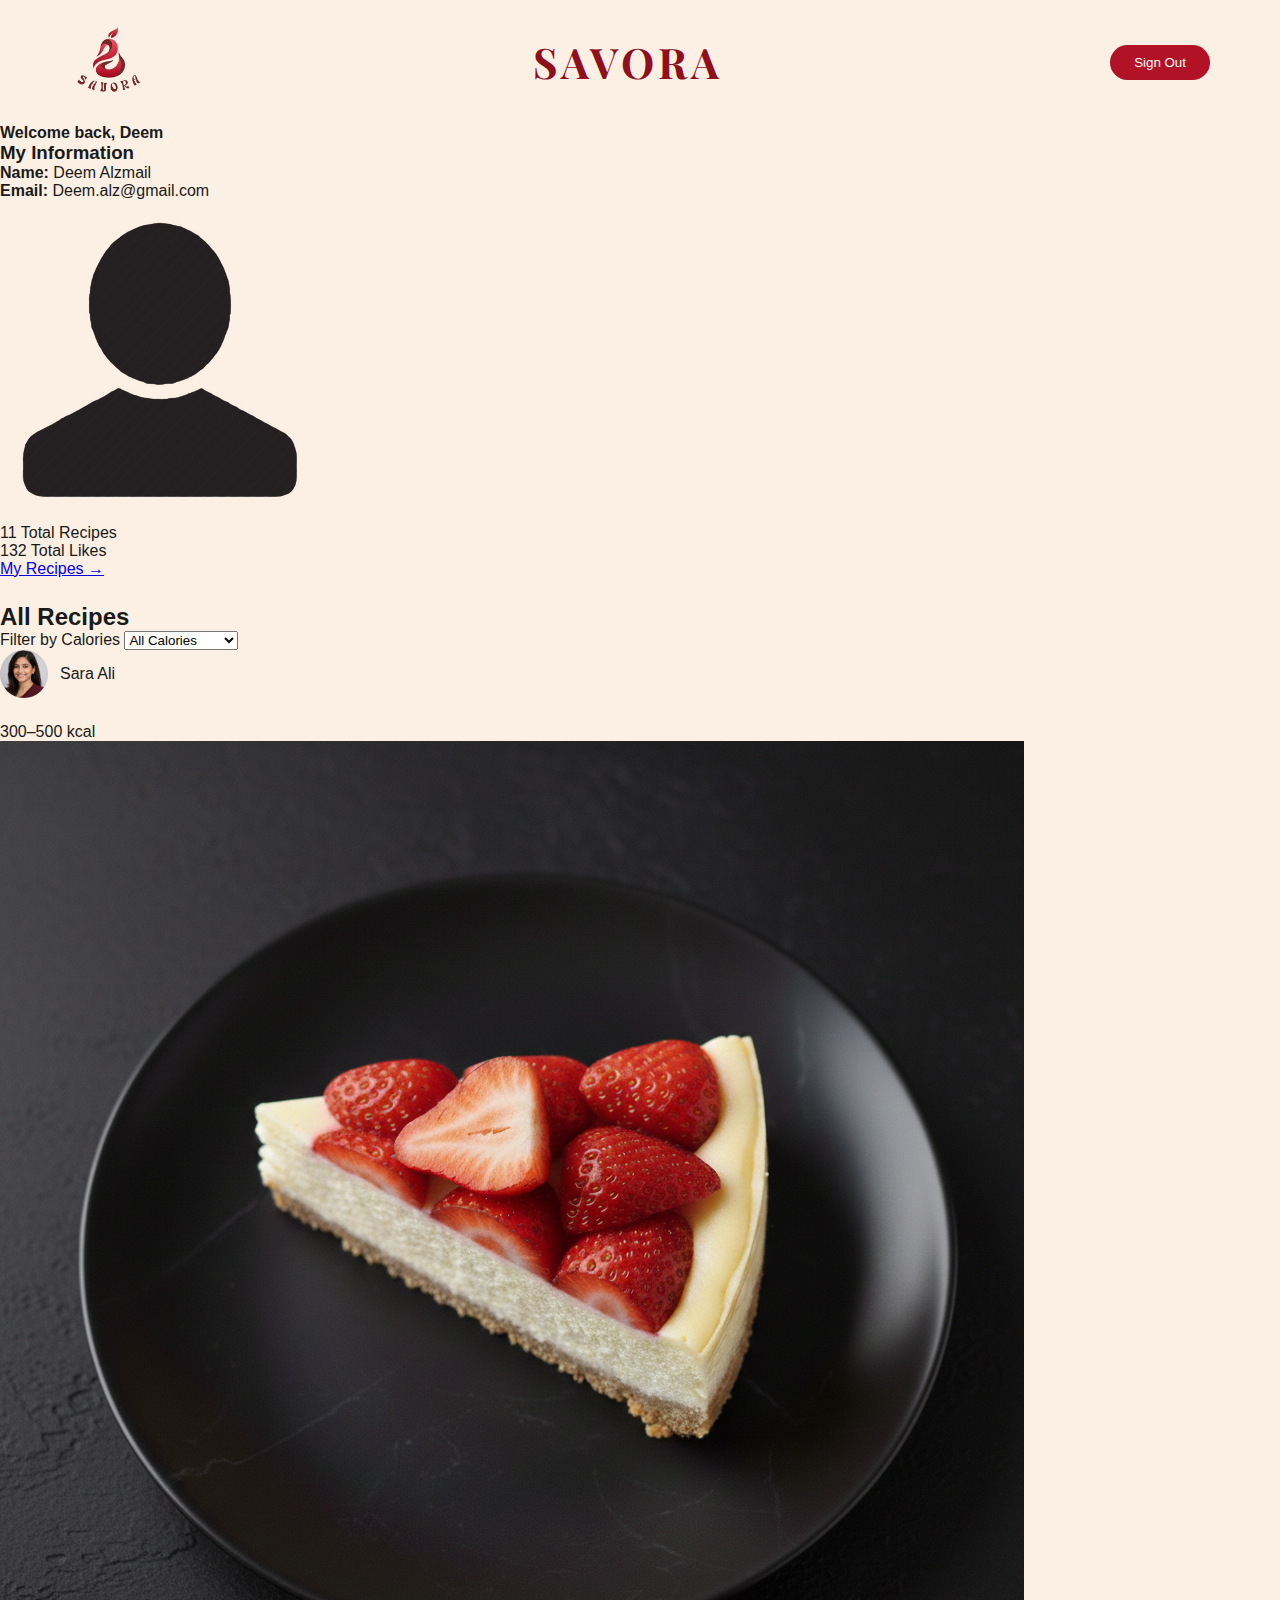
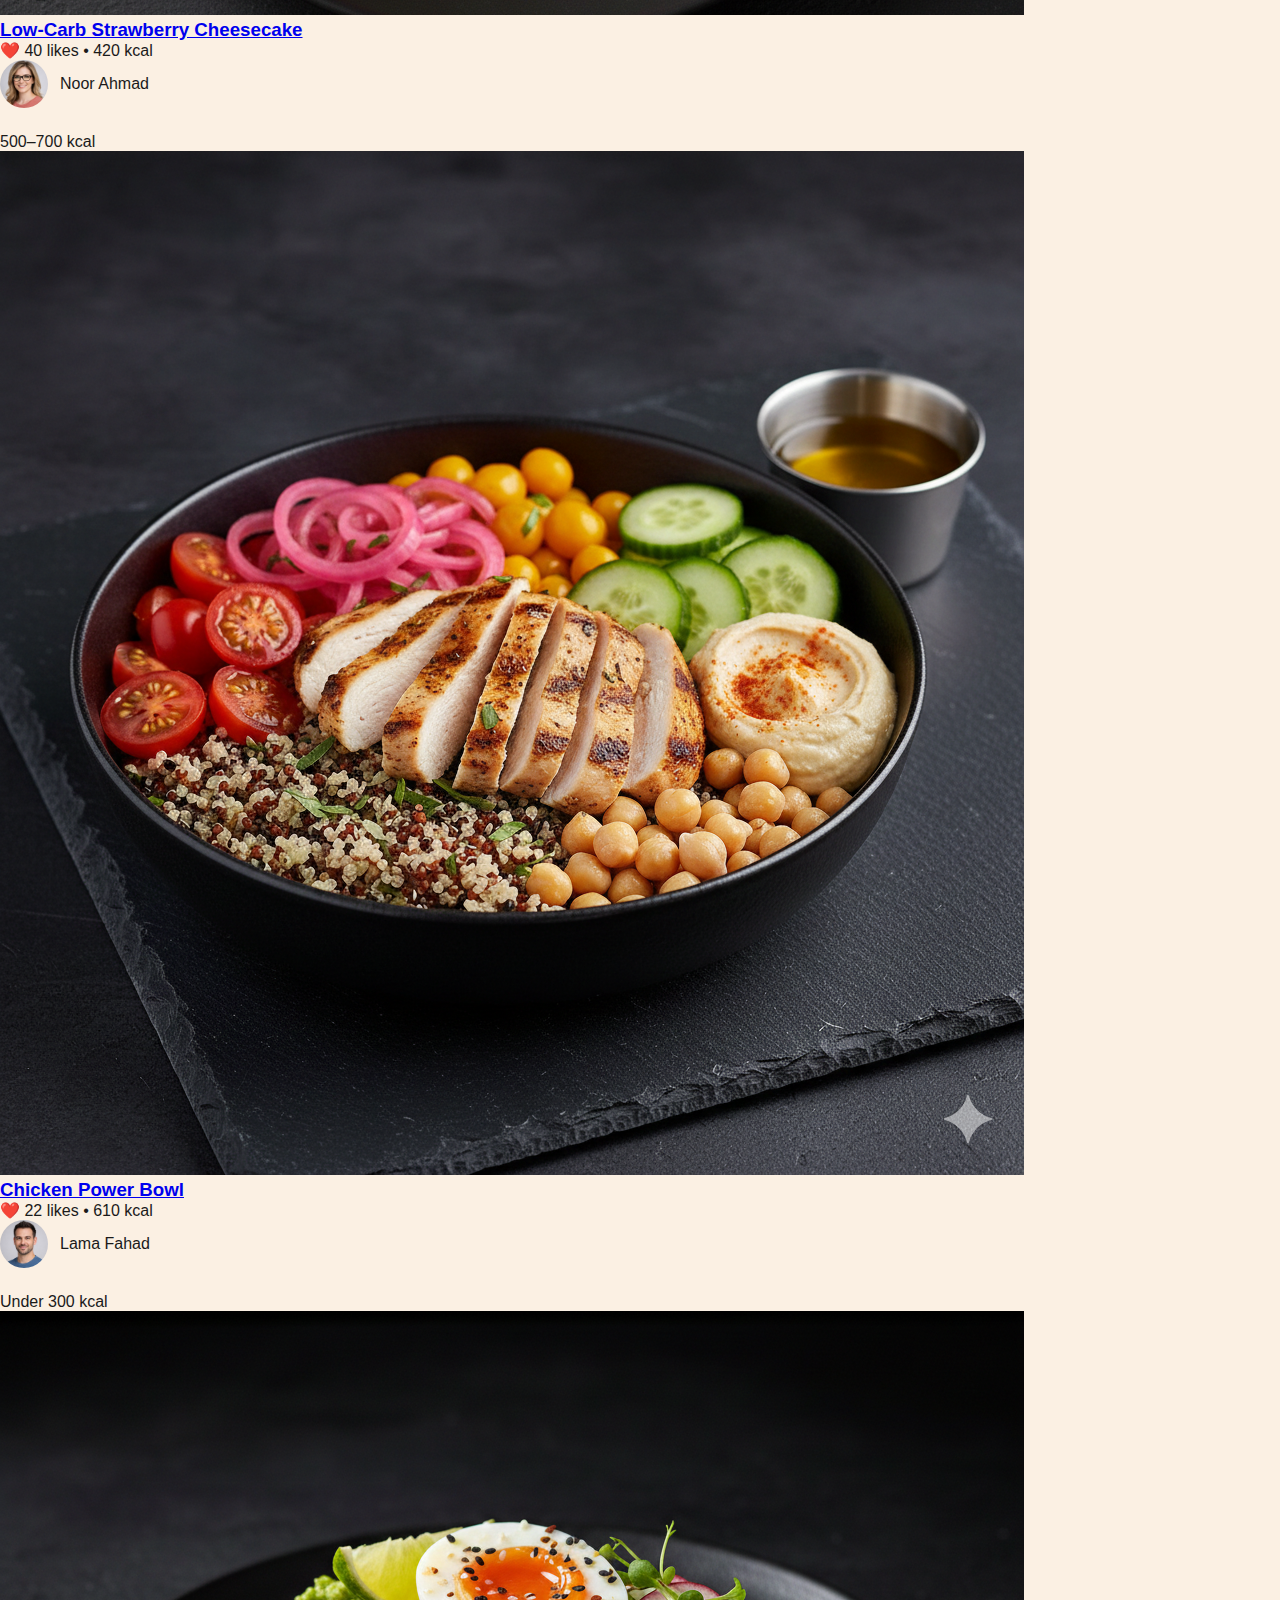
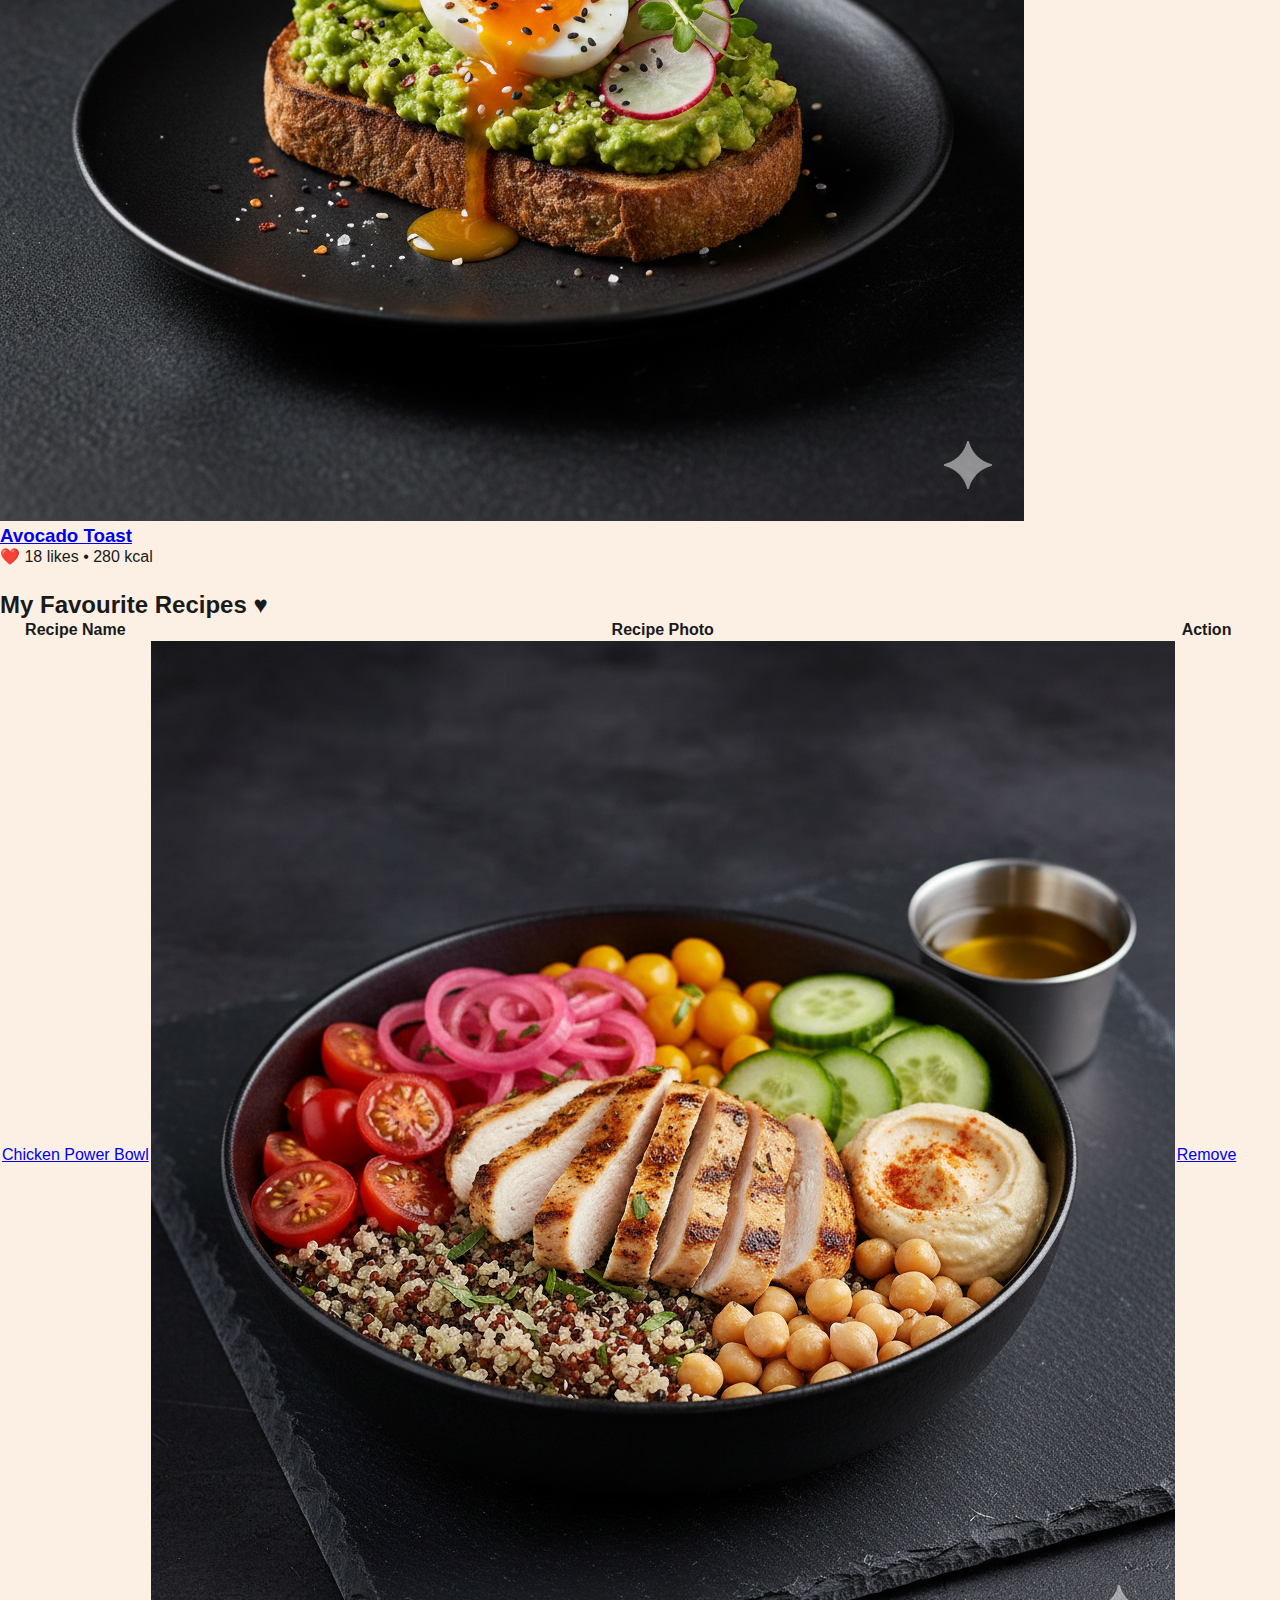
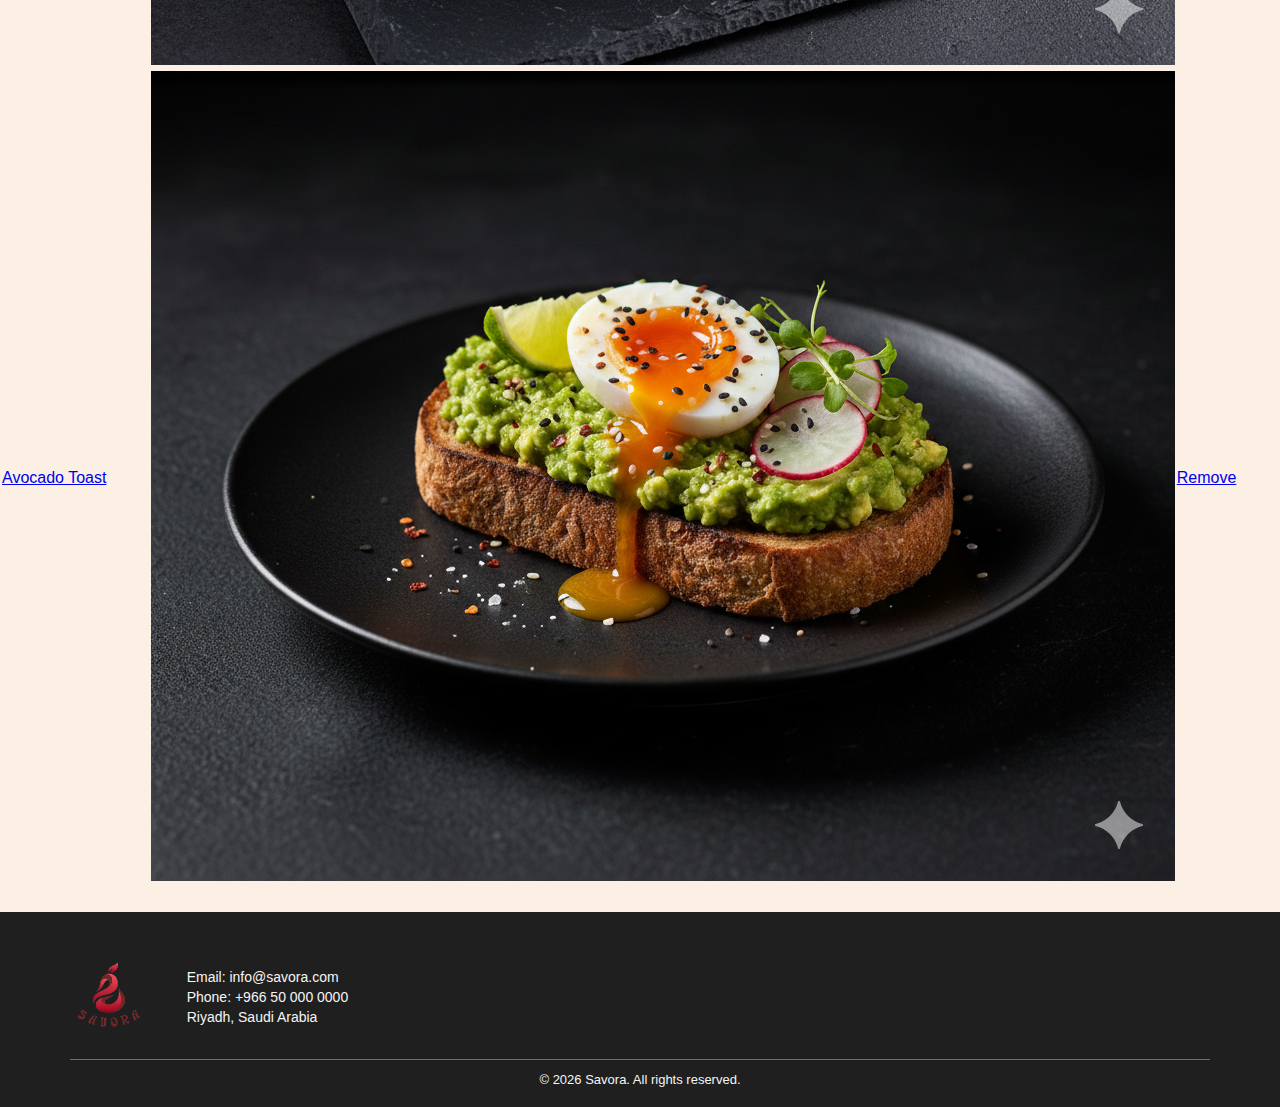
<file: index.html>
<!DOCTYPE html>
<html lang="en" dir="ltr">
<head>
  <meta charset="UTF-8">
  <title>Savora</title>

  <link href="https://fonts.googleapis.com/css2?family=Playfair+Display:wght@600&display=swap" rel="stylesheet">
  <link rel="stylesheet" href="style.css">
</head>

<body>

  <!-- Header: Logo + Site Name + Sign Out -->
  <header class="main-header">
    <img src="image/logo.png" alt="Savora Logo" class="logo">
    <h1 class="Savora-name">SAVORA</h1>
    <button class="signout-btn" type="button">Sign Out</button>
  </header>

  <main class="page-content">

    <!-- Welcome Banner -->
    <div class="welcome-banner">
      <p><b>Welcome back, <span class="user-name">Deem</span></b></p>
    </div>

    <!-- User Summary: User Info + Stats + My Recipes Link -->
    <section class="user-summary">
      <div class="user-top">
        <div class="user-info">
          <h3>My Information</h3>
          <p><strong>Name:</strong> Deem Alzmail</p>
          <p><strong>Email:</strong> Deem.alz@gmail.com</p>
        </div>

        <img src="image/default-account-icon.png" alt="User photo" class="user-photo">
      </div>

      <div class="user-bottom">
        <div class="stats">
          <div class="stat">
            <span class="num">11</span>
            <span>Total Recipes</span>
          </div>
          <div class="stat">
            <span class="num">132</span>
            <span>Total Likes</span>
          </div>
        </div>

        <a href="my-recipes.html" class="my-recipes-link">My Recipes →</a>
      </div>
    </section>

    <!-- Recipes Section: Title + Calories Filter + Feed -->
    <!-- Recipes Section -->
<section class="feed-wrap">

  <div class="feed-header">
    <h2 class="feed-title">All Recipes</h2>

    <div class="calorie-filter">
      <label for="calories">Filter by Calories</label>
      <select id="calories" name="calories">
        <option>All Calories</option>
        <option>Under 300 kcal</option>
        <option>300 – 500 kcal</option>
        <option>500 – 700 kcal</option>
        <option>Above 700 kcal</option>
      </select>
    </div>
  </div>

  <!-- Recipes Grid -->
  <div class="recipes-feed">

    <article class="recipe-post">
      <div class="post-head">
        <div class="creator">
          <img src="image/user1.png" class="creator-img" alt="Creator photo">
          <span class="creator-name">Sara Ali</span>
        </div>
        <span class="kcal-pill">300–500 kcal</span>
      </div>

      <img src="image/Low-Carb-Strawberry-Cheesecake.png" class="post-img" alt="Low-Carb Strawberry Cheesecake">

      <div class="post-body">
        <h3 class="recipe-name">
          <a href="recipe-lowcarb-cheesecake.html" class="recipe-link">
            Low-Carb Strawberry Cheesecake
          </a>
        </h3>
        <p class="meta">❤️ 40 likes • 420 kcal</p>
      </div>
    </article>

    <article class="recipe-post">
      <div class="post-head">
        <div class="creator">
          <img src="image/user2.png" class="creator-img" alt="Creator photo">
          <span class="creator-name">Noor Ahmad</span>
        </div>
        <span class="kcal-pill">500–700 kcal</span>
      </div>

      <img src="image/Chicken-Power-Bowl.png" class="post-img" alt="Chicken Power Bowl">

      <div class="post-body">
        <h3 class="recipe-name">
          <a href="recipe-chicken-power-bowl.html" class="recipe-link">
            Chicken Power Bowl
          </a>
        </h3>
        <p class="meta">❤️ 22 likes • 610 kcal</p>
      </div>
    </article>

    <article class="recipe-post">
      <div class="post-head">
        <div class="creator">
          <img src="image/user3.png" class="creator-img" alt="Creator photo">
          <span class="creator-name">Lama Fahad</span>
        </div>
        <span class="kcal-pill">Under 300 kcal</span>
      </div>

      <img src="image/Avocado-Toast.png" class="post-img" alt="Avocado Toast">

      <div class="post-body">
        <h3 class="recipe-name">
          <a href="recipe-avocado-toast.html" class="recipe-link">
            Avocado Toast
          </a>
        </h3>
        <p class="meta">❤️ 18 likes • 280 kcal</p>
      </div>
    </article>

  </div>
</section>

    <!-- Favourite Recipes: Normal Table -->
    <section class="fav-section">
      <h2 class="fav-title">My Favourite Recipes ♥</h2>

      <div class="fav-table-wrap">
        <table class="fav-table">
          <thead>
            <tr>
              <th>Recipe Name</th>
              <th>Recipe Photo</th>
              <th>Action</th>
            </tr>
          </thead>

          <tbody>
            <tr>
              <td><a href="recipe-chicken-power-bowl.html" class="recipe-link">Chicken Power Bowl</a></td>
              <td><img src="image/Chicken-Power-Bowl.png" alt="Chicken Power Bowl" class="table-img"></td>
              <td><a href="#" class="remove-link">Remove</a></td>
            </tr>

            <tr>
              <td><a href="recipe-avocado-toast.html" class="recipe-link">Avocado Toast</a></td>
              <td><img src="image/Avocado-Toast.png" alt="Avocado Toast" class="table-img"></td>
              <td><a href="#" class="remove-link">Remove</a></td>
            </tr>

            
          </tbody>
        </table>
      </div>
    </section>

  </main>

  <!-- Footer: Logo + Contact Info + Copyright -->
  <footer class="main-footer">
    <div class="footer-content">
      <img src="image/logo.png" alt="Savora Logo" class="footer-logo">

      <div class="contact-info">
        <p>Email: info@savora.com</p>
        <p>Phone: +966 50 000 0000</p>
        <p>Riyadh, Saudi Arabia</p>
      </div>
    </div>

    <div class="footer-bottom">
      &copy; 2026 Savora. All rights reserved.
    </div>
  </footer>

</body>
</html>
</file>
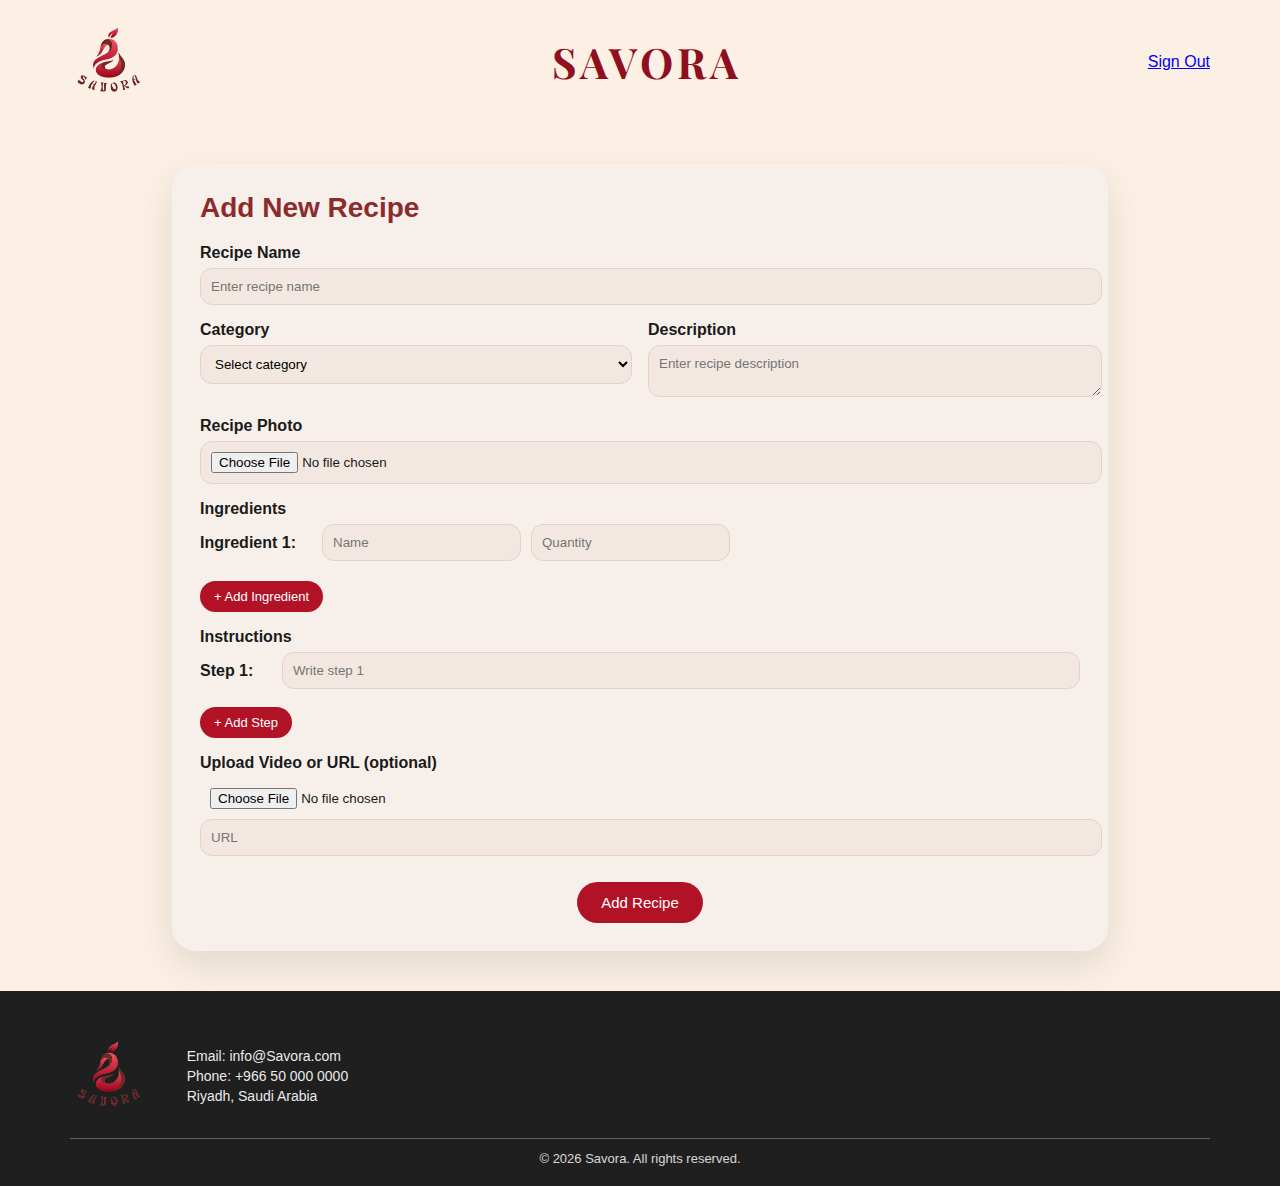
<file: Add-recipe.html>
<!DOCTYPE html>
<html>
<head>
  <meta charset="UTF-8">
  <title>SAVORA | Add Recipe</title>
  <link href="https://fonts.googleapis.com/css2?family=Playfair+Display:wght@600&display=swap" rel="stylesheet">
  <link rel="stylesheet" href="styleS.css">
</head>
<body>

  <header class="main-header">
    <img src="image/logo.png" alt="Savora Logo" class="logo">

    <h1 class="Savora-name">SAVORA</h1>

     <a href="index.html" class="header-btn">Sign Out</a>
  </header>

<main class="recipe-page">

  <section class="recipe-card">
    <h1 class="form-title">Add New Recipe</h1>
    <form action="my_recipes.html" class="recipe-form">

      <div class="form-group">
        <label>Recipe Name</label>
        <input type="text" placeholder="Enter recipe name" required>
      </div>

      <div class="form-row">
        <div class="form-group">
          <label>Category</label>
          <select required>
            <option value="" disabled selected>Select category</option>
         <option>Main meals</option>
            <option>Snacks & drinks</option>
            <option>Healthy desserts </option>
          </select>
        </div>

        <div class="form-group">
          <label>Description</label>
          <textarea placeholder="Enter recipe description" required></textarea>
        </div>
      </div>
     
        <div class="form-group">
          <label>Recipe Photo</label>
          <input type="file" accept="image/*" required>
        </div>
		
  <div class="form-group">
  <label>Ingredients</label>

  <div id="ingredients-list">
 <div class="ingredient-row">
  <span class="ingredient-num">Ingredient 1:</span>

  <div class="ingredient-inputs">
    <input type="text" class="ing-name" placeholder="Name" required>
    <input type="text" class="ing-qty" placeholder="Quantity" required>
  </div>
</div>
  </div>

  <button type="button" id="add-ingredient">+ Add Ingredient</button>
</div>
		
    <div class="form-group">
  <label>Instructions</label>

  <div id="steps-list">
    <div class="step-row">
      <span class="step-num">Step 1:</span>
      <input type="text" class="step-input" placeholder="Write step 1" required>
    </div>
  </div>

  <button type="button" id="add-step">+ Add Step</button>
</div>
      
      <div class="form-group">
        <label>Upload Video or URL (optional)</label>
		<input type="file" class="vid-file" accept="video/*">
        <input type="url" placeholder="URL">
      </div>

      <div class="form-actions">
        <button type="submit" class="submit-btn">Add Recipe</button>
      </div>

    </form>
  </section>

</main>

 <footer class="main-footer">
    <div class="footer-content">
      <img src="image/logo.png" alt="Savora Logo" class="footer-logo">

      <div class="contact-info">
        <p>Email: info@Savora.com</p>
        <p>Phone: +966 50 000 0000</p>
        <p>Riyadh, Saudi Arabia</p>
      </div>
      
    </div>

    <div class="footer-bottom">&copy; 2026 Savora. All rights reserved.</div>

  </footer>
  <script src="scriptS.js"></script>

</body>
</html>
</file>
<file: style.css>
/* ===== Reset & Base ===== */
* {
  margin: 0;
  padding: 0;
  box-sizing: border-box;
  font-family: "Segoe UI", Tahoma, sans-serif;
}

body {
  background-color: #fbf0e3;
  color: #1a1a1a;
  min-height: 100vh;
  display: flex;
  flex-direction: column;
}

/* ===== Header ===== */
.main-header {
  display: flex;
  align-items: center;
  justify-content: space-between;
  padding: 22px 70px;
}

.logo {
  height: 80px;
}

.Savora-name {
  font-family: "Playfair Display", serif;
  font-size: 42px;
  letter-spacing: 4px;
  color: #8f0f1f;
}

/* ===== Sign Out Button ===== */
.signout-btn {
  background-color: #b11226;
  color: #ffffff;
  border: none;
  padding: 10px 24px;
  border-radius: 30px;
  cursor: pointer;
}

.signout-btn:hover {
  background-color: #8f0f1f;
}

/* ===== Actions ===== */
.recipe-actions {
  width: 80%;
  margin: 20px auto;
  display: flex;
  gap: 10px;
}

.recipe-actions button {
  padding: 6px 14px;
  border-radius: 15px;
  border: 1px solid #a5161d;
  background: white;
  cursor: pointer;
}

/* ===== Recipe Card ===== */
.recipe-card {
  background: white;
  width: 80%;
  margin: 20px auto 60px;
  padding: 40px;
  border-radius: 25px;
  display: grid;
  grid-template-columns: 1fr 1.2fr;
  gap: 40px;
}

.recipe-left img {
  width: 100%;
  border-radius: 20px;
}

/* ===== Right Side ===== */
.recipe-right h2 {
  color: #8b1c2d;
  margin-bottom: 10px;
}

/* Creator */
.creator {
  display: flex;
  align-items: center;
  gap: 12px;
  margin-bottom: 25px;
}

.creator img {
  width: 48px;
  height: 48px;
  border-radius: 50%;
  object-fit: cover;
}

.creator-label {
  font-size: 12px;
  color: #777;
  display: block;
}

/* Sections */
section {
  margin-bottom: 25px;
}

ul, ol {
  padding-left: 20px;
}

/* Details */
.details-box {
  margin-top: 8px;
}

.category {
  display: inline-block;
  background-color: #fde4e7;
  color: #8b1c2d;
  padding: 4px 10px;
  border-radius: 12px;
  font-size: 13px;
  margin-bottom: 6px;
}

.description {
  max-width: 420px;
  line-height: 1.6;
}


/* ===== Comments ===== */
.comment-box {
  display: flex;
  gap: 10px;
  margin-bottom: 15px;
}

.comment-box input {
  flex: 1;
  padding: 6px;
}

.comment-box button {
  background-color: #a5161d;
  color: white;
  border: none;
  padding: 6px 14px;
  border-radius: 10px;
}

.comment {
  display: flex;
  gap: 12px;
  margin-bottom: 14px;
}

.comment img {
  width: 42px;
  height: 42px;
  border-radius: 50%;
  object-fit: cover;
}

.comment-content strong {
  display: block;
  font-size: 14px;
}

.comment-content p {
  margin: 3px 0;
  font-size: 14px;
}

.comment-time {
  font-size: 12px;
  color: #888;
}

.comment-content strong,
.comment-content .comment-time {
  display: inline;
}

.comment-time::before {
  
  color: #aaa;
}




/* ===== Footer ===== */
.main-footer {
  background-color: #1f1f1f;
  color: #f5f5f5;
  padding: 45px 70px 20px;
}

.footer-content {
  display: flex;
  align-items: center;
  gap: 40px;
}

.footer-logo {
  height: 80px;
}

.contact-info p {
  margin: 4px 0;
  font-size: 14px;
}

.footer-bottom {
  margin-top: 22px;
  padding-top: 12px;
  border-top: 1px solid rgba(255, 255, 255, 0.35);
  text-align: center;
  font-size: 13px;
}


/* =====================================
   System Home Page 
   ===================================== */

/* Center the home card vertically and horizontally */

body {
  min-height: 100vh;
  display: flex;
  flex-direction: column;
}

.home-main {
  flex: 1;                 
  display: flex;
  justify-content: center;
  align-items: center;
}


/* Main card container */
.home-card {
  background-color: #ffffff;
  width: 360px;
  padding: 40px;
  border-radius: 24px;
  text-align: center;
  box-shadow: 0 12px 30px rgba(0, 0, 0, 0.08);
}

/* Title styling */
.home-card h2 {
  margin: 0 0 30px;
  color: #8b1c2d;
  font-size: 24px;
}

/* Login button */
.primary-btn {
  display: block;
  width: 100%;
  padding: 12px 0;
  background-color: #a5161d;
  color: #ffffff;
  text-decoration: none;
  border-radius: 30px;
  font-size: 16px;
  margin-bottom: 20px;
  transition: background-color 0.3s ease;
}

/* Login button hover effect */
.primary-btn:hover {
  background-color: #8b1c2d;
}

/* Text under the button */
.muted-text {
  font-size: 14px;
  color: #666666;
}

/* Sign-up link */
.muted-text a {
  color: #a5161d;
  text-decoration: none;
  font-weight: bold;
}

/* Sign-up link hover effect */
.muted-text a:hover {
  text-decoration: underline;
}
</file>
<file: styleS.css>
/* ===== Reset & Base ===== */
* {
  margin: 0;
  padding: 0;
  font-family: "Segoe UI", Tahoma, sans-serif;
}

body {
  background-color: #fbf0e3; 
  color: #1a1a1a;
  min-height: 100vh;
  display: flex;
  flex-direction: column;
}

/* ===== Header ===== */
.main-header {
  display: grid;
  display: flex;
  align-items: center;
  justify-content: space-between;  
  align-items: center;
  padding: 22px 70px;
}

.logo {
  height: 80px;
  max-height: 80px;
}

.Savora-name {
  text-align: center;
  font-family: "Playfair Display", serif;
  font-size: 42px;
  letter-spacing: 4px;
  color: #8f0f1f;
}

/* ===== Sign Out Button ===== */
.signout-btn {
  background-color: #b11226;
  color: #ffffff;
  border: none;
  padding: 10px 24px;
  border-radius: 30px;
  cursor: pointer;
  font-size: 16px;
  transition: 0.3s ease;
}

.signout-btn:hover {
  background-color: #8f0f1f;
}

/* ===== Page Content ===== */
.page-content {
  flex: 1;              
  min-height: 60vh;
}

/* ===== Footer ===== */
.main-footer {
 background-color: #1f1f1f; 
 color: #f5f5f5; 
 padding: 45px 70px 20px;
}

.footer-content {
  display: flex;
  align-items: center;
  gap: 40px;
  flex-wrap: wrap;
}

.footer-logo {
  height: 80px;
  max-height: 80px;
  object-fit: contain;
}

.contact-info p {
  margin: 4px 0;
  font-size: 14px;
  opacity: 0.95;
}

/* ===== Footer Bottom ===== */
.footer-bottom {
  margin-top: 22px;
  padding-top: 12px;
  border-top: 1px solid rgba(255, 255, 255, 0.35);
  text-align: center;
  font-size: 13px;
  opacity: 0.85;
}
/* ===== Add & Edit recipe page ===== */
.recipe-page {
  padding: 40px 0;
  display: flex;
  justify-content: center;
}


.recipe-page .recipe-card {
  width: 880px;
  max-width: 95%;
  background: #f7f0ea;
  border-radius: 24px;
  padding: 28px;
  box-shadow: 0 15px 40px rgba(0,0,0,0.1);
}

/* Page title */
.recipe-page .form-title {
  color: #8b2b2c;
  font-size: 28px;
  margin-bottom: 20px;
  text-align: left;
}

/* Form layout */
.recipe-page .recipe-form {
  display: flex;
  flex-direction: column;
  gap: 16px;
}

/* Each form field */
.recipe-page .form-group label {
  display: block;
  font-weight: bold;
  margin-bottom: 6px;
}

.recipe-page .form-group input,
.recipe-page .form-group select,
.recipe-page .form-group textarea {
  width: 100%;
  padding: 10px;
  border-radius: 12px;
  border: 1px solid #e3d2c8;
  background: #f3e8e1;
}

/* Two columns row */
.recipe-page .form-row {
  display: flex;
  gap: 16px;
}

.recipe-page .form-row .form-group {
  flex: 1;
}

/* Steps and ingredients list */
.recipe-page #steps-list,
.recipe-page #ingredients-list {
  display: flex;
  flex-direction: column;
  gap: 8px;
  margin-bottom: 8px;
}

/* Add buttons */
.recipe-page #add-step,
.recipe-page #add-ingredient {
  background: #b11226;
  color: white;
  border: none;
  padding: 8px 14px;
  border-radius: 30px;
  cursor: pointer;
  font-size: 13px;
}

.recipe-page #add-step:hover,
.recipe-page #add-ingredient:hover {
  background:#8f0f1f;
}

/* Submit button */
.recipe-page .form-actions {
  display: flex;
  justify-content: center;
  margin-top: 10px;
}

.recipe-page .submit-btn {
  background: #b11226;
  color: white;
  border: none;
  padding: 12px 24px;
  border-radius: 30px;
  cursor: pointer;
  font-size: 15px;
}

.recipe-page .submit-btn:hover{
  background:#8f0f1f;
}

/* Ingredient row */
.recipe-page .ingredient-row {
  display: flex;
  align-items: center;
  gap: 12px;
  margin-bottom: 12px;
}

/* Ingredient number */
.recipe-page .ingredient-num {
  font-weight: bold;
  min-width: 110px;
}

/* Name + Quantity container */
.recipe-page .ingredient-inputs {
  display: flex;
  gap: 10px;
}

/* Name input */
.recipe-page .ing-name {
  width: 220px;
}

/* Quantity input */
.recipe-page .ing-qty {
  width: 140px;
} 
/* Step row */
.recipe-page .step-row{
  display: flex;
  align-items: center;
  gap: 12px;
  margin-bottom: 10px;
}

.recipe-page .step-num{
  font-weight: bold;
  min-width: 70px;
}

.recipe-page .step-input{
  width: 420px;   
}

.recipe-page .vid-file {
  background: transparent !important ;
  border: none !important;
  
}
.recipe-page .photo-edit-row{
  display: flex;
  align-items: center;
  gap: 15px;
}

.recipe-page .current-img{
  width: 150px;
  height: 110px;
  object-fit: cover;
  border-radius: 12px;
  border: 1px solid #e3d2c8;
}
</file>
